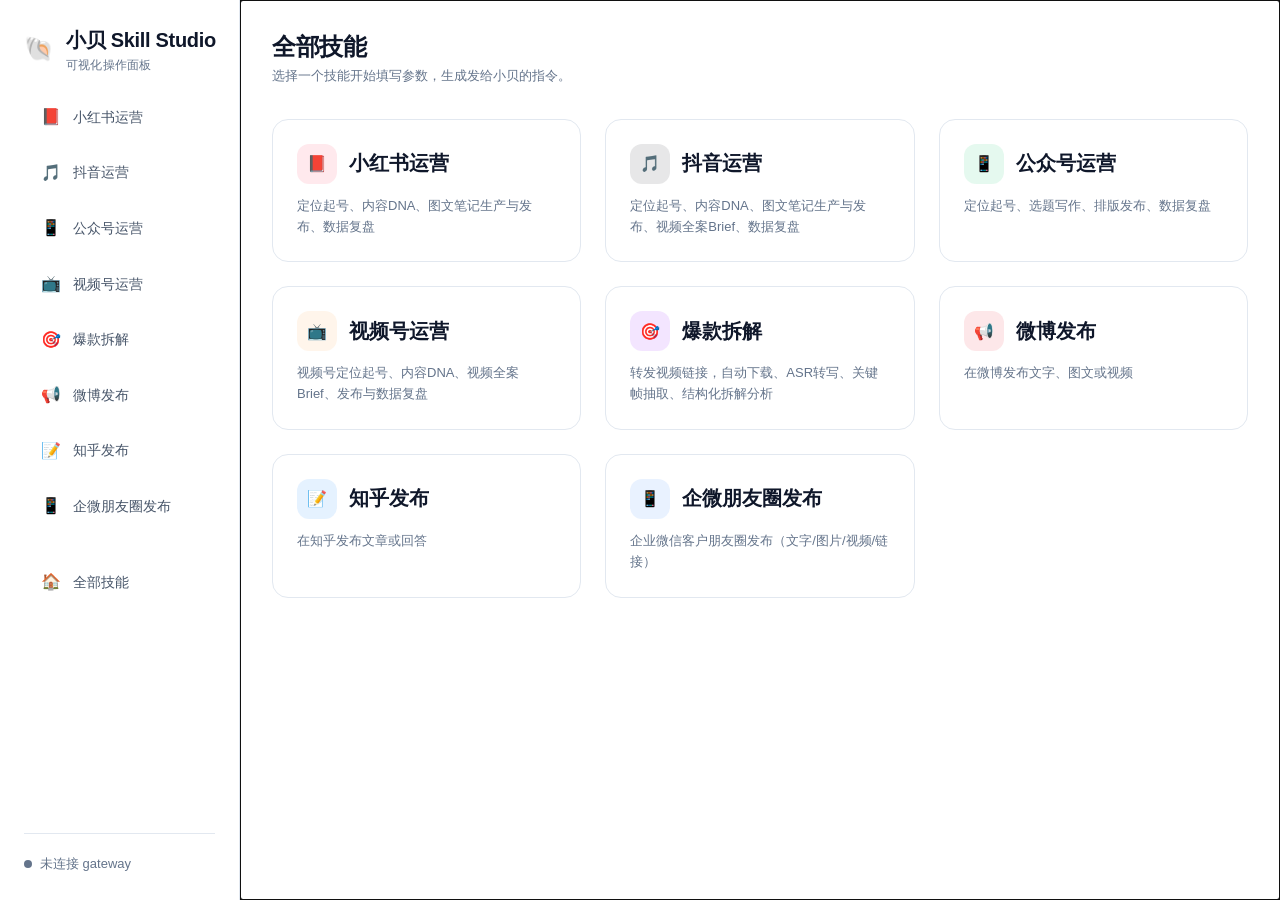
<file: crews/main/skills/index.html>
<!doctype html>
<html lang="zh-CN" data-skill="index">
<head>
<meta charset="utf-8">
<meta name="viewport" content="width=device-width,initial-scale=1">
<title>全部技能 · xiaobei Skill Studio</title>
<link rel="stylesheet" href="_shared/skill-ui.css">
</head>
<body>
<a href="#mainArea" class="skip-link">跳到主内容</a>
<div class="app" id="app">
  <aside class="sidebar" role="navigation" aria-label="技能导航">
    <div class="brand">
      <span class="brand-emoji" aria-hidden="true">🐚</span>
      <div>
        <div class="brand-name">小贝 Skill Studio</div>
        <div class="brand-sub">可视化操作面板</div>
      </div>
    </div>
    <ul class="nav-list" id="navList"></ul>
    <ul class="nav-list">
      <li>
        <a class="nav-item nav-home" id="navHome" href="./index.html">
          <span class="nav-emoji" aria-hidden="true">🏠</span><span class="nav-label">全部技能</span>
        </a>
      </li>
    </ul>
    <div class="sidebar-footer">
      <span class="status-light" id="statusLight" data-status="unconnected">
        <span class="status-dot"></span>
        <span class="status-text">未连接 gateway</span>
      </span>
    </div>
  </aside>

  <main class="main" id="mainArea" tabindex="-1">
    <header class="page-header">
      <div>
        <h1 class="page-title">全部技能</h1>
        <p class="page-desc">选择一个技能开始填写参数，生成发给小贝的指令。</p>
      </div>
    </header>
    <div class="skill-grid">
      <a class="skill-card" href="expert-xhs/index.html" data-skill="expert-xhs">
        <span class="skill-card-head">
          <span class="skill-card-badge" aria-hidden="true">📕</span>
          <span class="skill-card-title">小红书运营</span>
        </span>
        <span class="skill-card-desc">定位起号、内容DNA、图文笔记生产与发布、数据复盘</span>
      </a>
      <a class="skill-card" href="expert-douyin/index.html" data-skill="expert-douyin">
        <span class="skill-card-head">
          <span class="skill-card-badge" aria-hidden="true">🎵</span>
          <span class="skill-card-title">抖音运营</span>
        </span>
        <span class="skill-card-desc">定位起号、内容DNA、图文笔记生产与发布、视频全案Brief、数据复盘</span>
      </a>
      <a class="skill-card" href="expert-wx-mp/index.html" data-skill="expert-wx-mp">
        <span class="skill-card-head">
          <span class="skill-card-badge" aria-hidden="true">📱</span>
          <span class="skill-card-title">公众号运营</span>
        </span>
        <span class="skill-card-desc">定位起号、选题写作、排版发布、数据复盘</span>
      </a>
      <a class="skill-card" href="expert-wx-channel/index.html" data-skill="expert-wx-channel">
        <span class="skill-card-head">
          <span class="skill-card-badge" aria-hidden="true">📺</span>
          <span class="skill-card-title">视频号运营</span>
        </span>
        <span class="skill-card-desc">视频号定位起号、内容DNA、视频全案Brief、发布与数据复盘</span>
      </a>
      <a class="skill-card" href="viral-chaser/index.html" data-skill="viral-chaser">
        <span class="skill-card-head">
          <span class="skill-card-badge" aria-hidden="true">🎯</span>
          <span class="skill-card-title">爆款拆解</span>
        </span>
        <span class="skill-card-desc">转发视频链接，自动下载、ASR转写、关键帧抽取、结构化拆解分析</span>
      </a>
      <a class="skill-card" href="weibo-publish/index.html" data-skill="weibo-publish">
        <span class="skill-card-head">
          <span class="skill-card-badge" aria-hidden="true">📢</span>
          <span class="skill-card-title">微博发布</span>
        </span>
        <span class="skill-card-desc">在微博发布文字、图文或视频</span>
      </a>
      <a class="skill-card" href="zhihu-publish/index.html" data-skill="zhihu-publish">
        <span class="skill-card-head">
          <span class="skill-card-badge" aria-hidden="true">📝</span>
          <span class="skill-card-title">知乎发布</span>
        </span>
        <span class="skill-card-desc">在知乎发布文章或回答</span>
      </a>
      <a class="skill-card" href="wxwork-moments/index.html" data-skill="wxwork-moments">
        <span class="skill-card-head">
          <span class="skill-card-badge" aria-hidden="true">📱</span>
          <span class="skill-card-title">企微朋友圈发布</span>
        </span>
        <span class="skill-card-desc">企业微信客户朋友圈发布（文字/图片/视频/链接）</span>
      </a>
    </div>
  </main>
</div>

<div class="toast" id="toast" role="status" aria-live="polite"></div>
<script src="_shared/skill-ui.js"></script>
<script>
SkillUI.init();
</script>
</body>
</html>
</file>
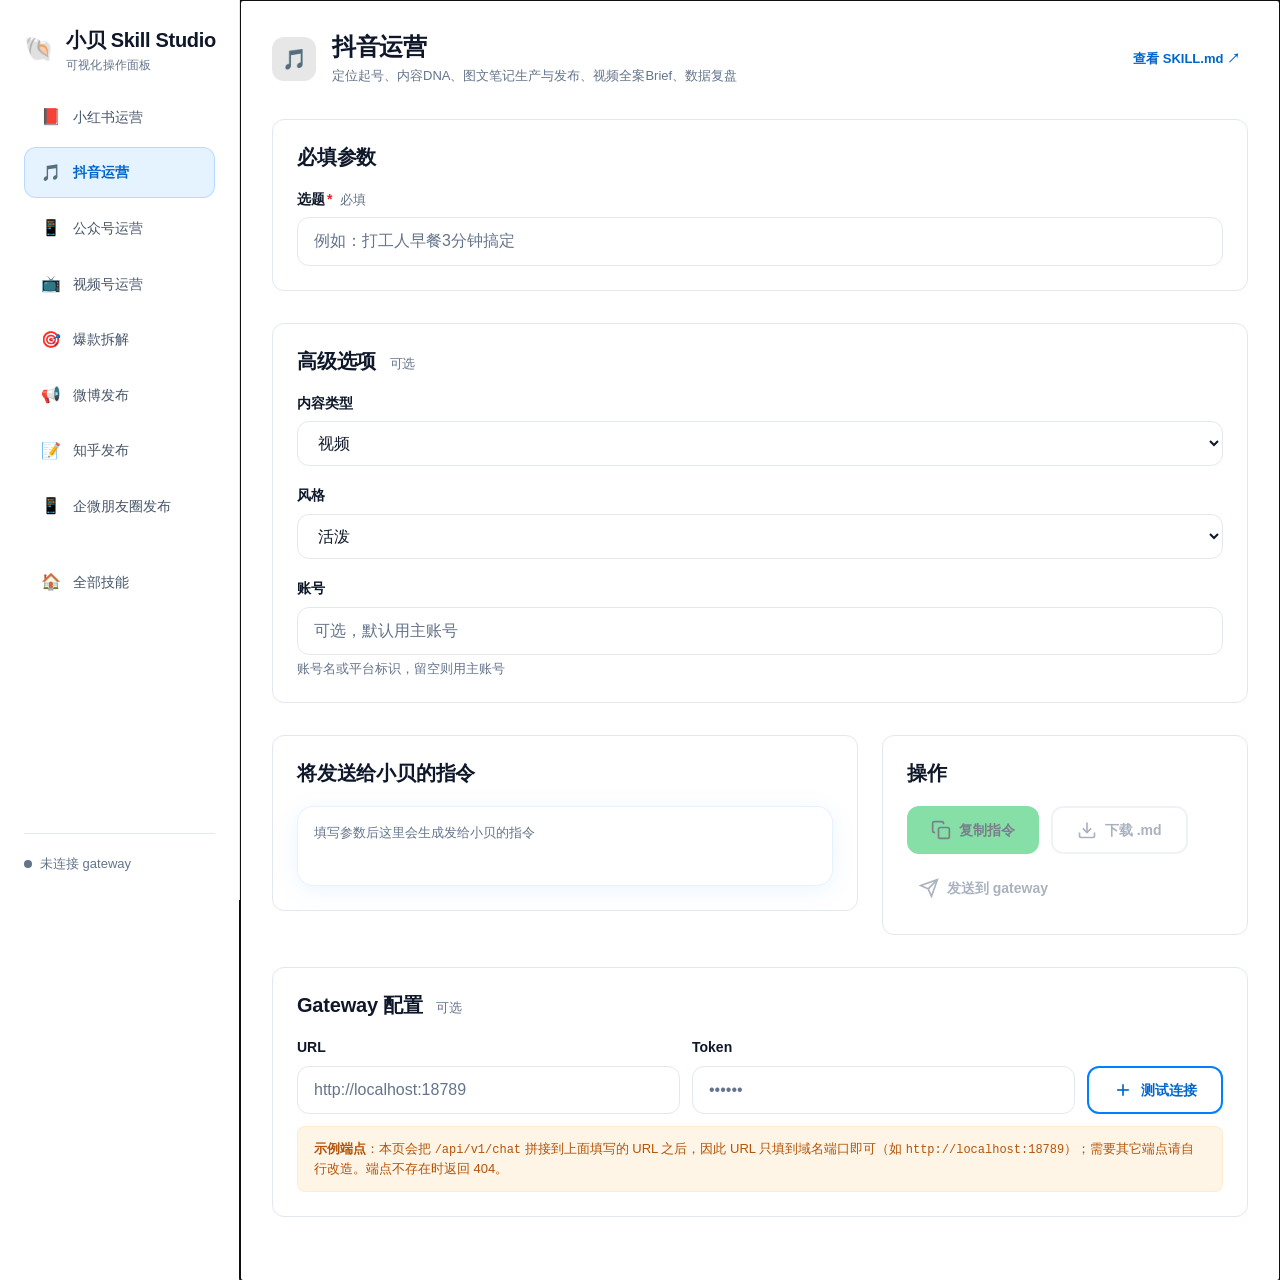
<file: crews/main/skills/expert-douyin/index.html>
<!doctype html>
<html lang="zh-CN" data-skill="expert-douyin">
<head>
<meta charset="utf-8">
<meta name="viewport" content="width=device-width,initial-scale=1">
<title>抖音运营 · xiaobei Skill Studio</title>
<link rel="stylesheet" href="../_shared/skill-ui.css">
</head>
<body>
<a href="#mainArea" class="skip-link">跳到主内容</a>
<div class="app" id="app">
  <aside class="sidebar" role="navigation" aria-label="技能导航">
    <div class="brand">
      <span class="brand-emoji" aria-hidden="true">🐚</span>
      <div>
        <div class="brand-name">小贝 Skill Studio</div>
        <div class="brand-sub">可视化操作面板</div>
      </div>
    </div>
    <ul class="nav-list" id="navList"></ul>
    <ul class="nav-list">
      <li><a class="nav-item nav-home" id="navHome" href="../index.html">
        <span class="nav-emoji" aria-hidden="true">🏠</span><span class="nav-label">全部技能</span>
      </a></li>
    </ul>
    <div class="sidebar-footer">
      <span class="status-light" id="statusLight" data-status="unconnected">
        <span class="status-dot"></span>
        <span class="status-text">未连接 gateway</span>
      </span>
    </div>
  </aside>
  <main class="main" id="mainArea" tabindex="-1"></main>
</div>
<div class="toast" id="toast" role="status" aria-live="polite"></div>
<script src="../_shared/skill-ui.js"></script>
<script>
window.SKILL_META = {
  id:'expert-douyin', emoji:'🎵', name:'抖音运营',
  desc:'定位起号、内容DNA、图文笔记生产与发布、视频全案Brief、数据复盘',
  build:f=>{
    let s=`/expert-douyin 做一条${f.kind==='note'?'图文':'视频'}内容，选题：「${f.topic}」`;
    if(f.style) s+=`，风格：${f.style}`;
    if(f.account) s+=`，账号：${f.account}`;
    return s;
  }
};
window.SKILL_FIELDS = [
  {key:'topic',label:'选题',type:'text',required:true,placeholder:'例如：打工人早餐3分钟搞定'},
  {key:'kind',label:'内容类型',type:'select',options:[{v:'video',l:'视频'},{v:'note',l:'图文'}],default:'video'},
  {key:'style',label:'风格',type:'select',options:[{v:'活泼',l:'活泼'},{v:'专业',l:'专业'}],default:'活泼'},
  {key:'account',label:'账号',type:'text',required:false,placeholder:'可选，默认用主账号',help:'账号名或平台标识，留空则用主账号'}
];
SkillUI.initSkill();
</script>
</body>
</html>
</file>
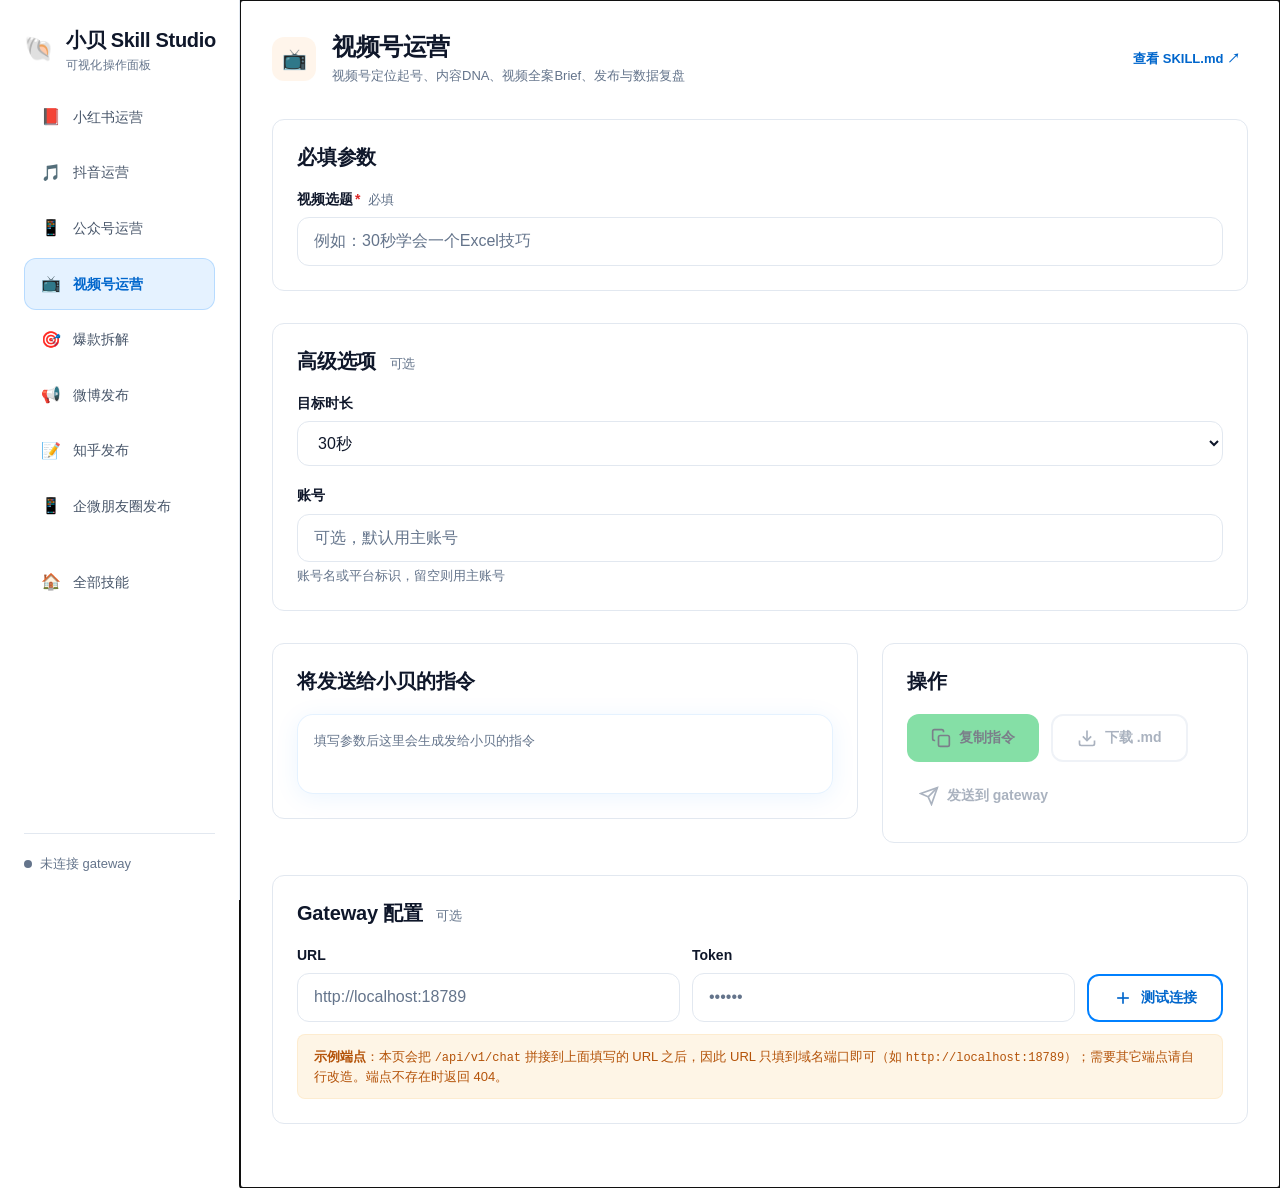
<file: crews/main/skills/expert-wx-channel/index.html>
<!doctype html>
<html lang="zh-CN" data-skill="expert-wx-channel">
<head>
<meta charset="utf-8">
<meta name="viewport" content="width=device-width,initial-scale=1">
<title>视频号运营 · xiaobei Skill Studio</title>
<link rel="stylesheet" href="../_shared/skill-ui.css">
</head>
<body>
<a href="#mainArea" class="skip-link">跳到主内容</a>
<div class="app" id="app">
  <aside class="sidebar" role="navigation" aria-label="技能导航">
    <div class="brand">
      <span class="brand-emoji" aria-hidden="true">🐚</span>
      <div>
        <div class="brand-name">小贝 Skill Studio</div>
        <div class="brand-sub">可视化操作面板</div>
      </div>
    </div>
    <ul class="nav-list" id="navList"></ul>
    <ul class="nav-list">
      <li><a class="nav-item nav-home" id="navHome" href="../index.html">
        <span class="nav-emoji" aria-hidden="true">🏠</span><span class="nav-label">全部技能</span>
      </a></li>
    </ul>
    <div class="sidebar-footer">
      <span class="status-light" id="statusLight" data-status="unconnected">
        <span class="status-dot"></span>
        <span class="status-text">未连接 gateway</span>
      </span>
    </div>
  </aside>
  <main class="main" id="mainArea" tabindex="-1"></main>
</div>
<div class="toast" id="toast" role="status" aria-live="polite"></div>
<script src="../_shared/skill-ui.js"></script>
<script>
window.SKILL_META = {
  id:'expert-wx-channel', emoji:'📺', name:'视频号运营',
  desc:'视频号定位起号、内容DNA、视频全案Brief、发布与数据复盘',
  build:f=>{
    let s=`/expert-wx-channel 做一条视频号内容，选题：「${f.topic}」，目标时长：${f.duration||'30s'}`;
    if(f.account) s+=`，账号：${f.account}`;
    return s;
  }
};
window.SKILL_FIELDS = [
  {key:'topic',label:'视频选题',type:'text',required:true,placeholder:'例如：30秒学会一个Excel技巧'},
  {key:'duration',label:'目标时长',type:'select',options:[{v:'15s',l:'15秒'},{v:'30s',l:'30秒'},{v:'60s',l:'60秒'}],default:'30s'},
  {key:'account',label:'账号',type:'text',required:false,placeholder:'可选，默认用主账号',help:'账号名或平台标识，留空则用主账号'}
];
SkillUI.initSkill();
</script>
</body>
</html>
</file>
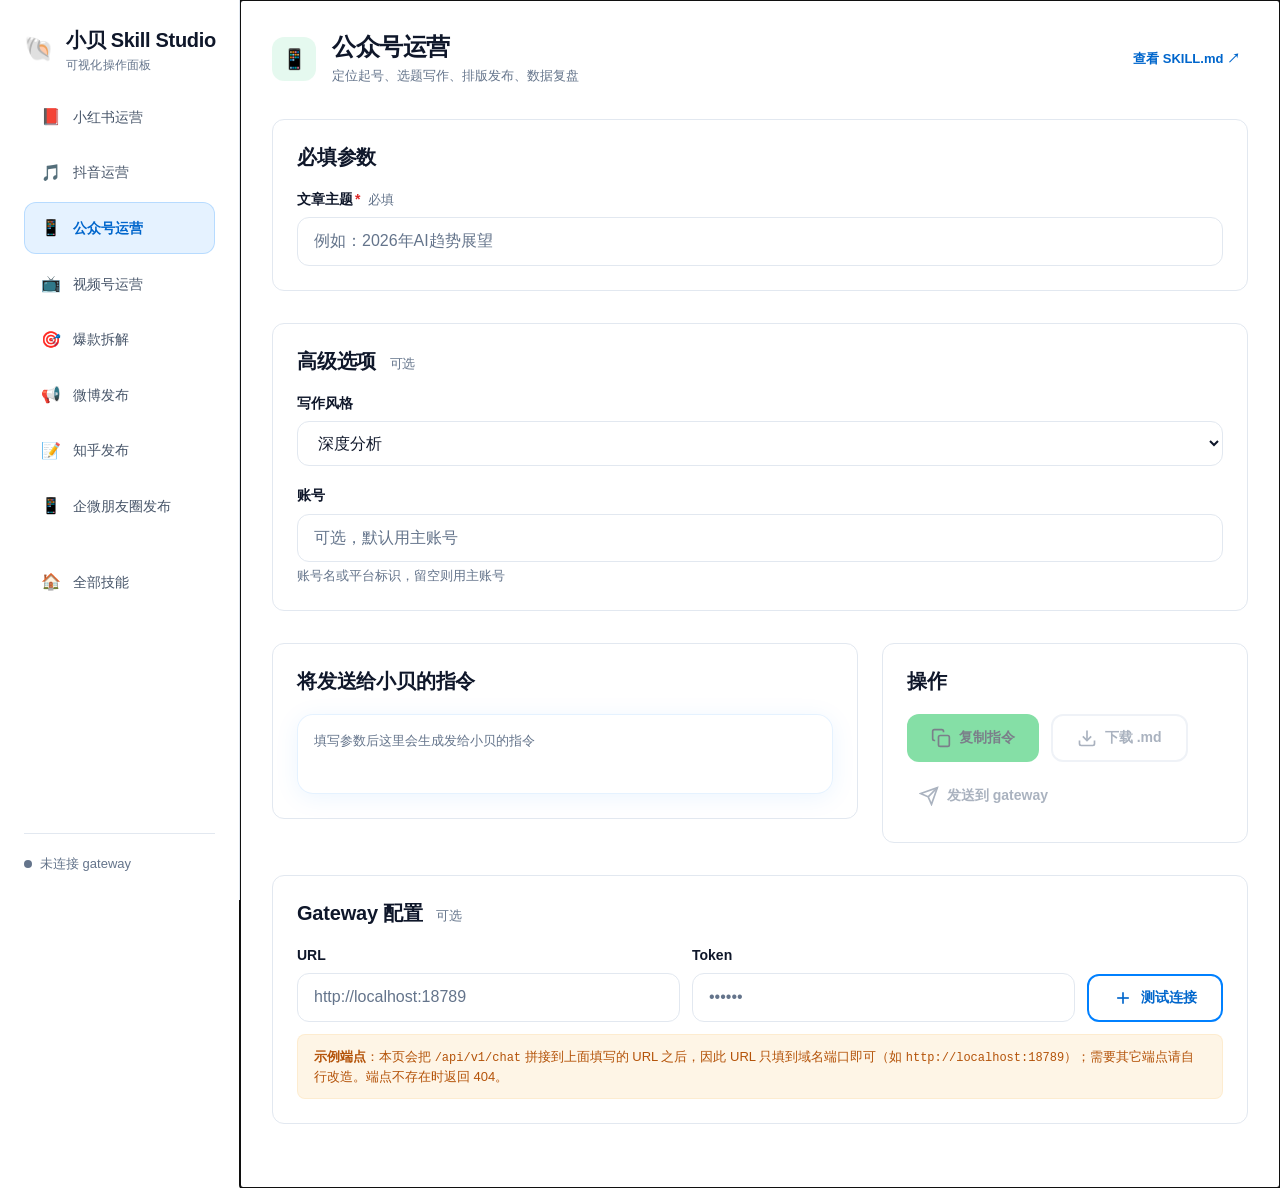
<file: crews/main/skills/expert-wx-mp/index.html>
<!doctype html>
<html lang="zh-CN" data-skill="expert-wx-mp">
<head>
<meta charset="utf-8">
<meta name="viewport" content="width=device-width,initial-scale=1">
<title>公众号运营 · xiaobei Skill Studio</title>
<link rel="stylesheet" href="../_shared/skill-ui.css">
</head>
<body>
<a href="#mainArea" class="skip-link">跳到主内容</a>
<div class="app" id="app">
  <aside class="sidebar" role="navigation" aria-label="技能导航">
    <div class="brand">
      <span class="brand-emoji" aria-hidden="true">🐚</span>
      <div>
        <div class="brand-name">小贝 Skill Studio</div>
        <div class="brand-sub">可视化操作面板</div>
      </div>
    </div>
    <ul class="nav-list" id="navList"></ul>
    <ul class="nav-list">
      <li><a class="nav-item nav-home" id="navHome" href="../index.html">
        <span class="nav-emoji" aria-hidden="true">🏠</span><span class="nav-label">全部技能</span>
      </a></li>
    </ul>
    <div class="sidebar-footer">
      <span class="status-light" id="statusLight" data-status="unconnected">
        <span class="status-dot"></span>
        <span class="status-text">未连接 gateway</span>
      </span>
    </div>
  </aside>
  <main class="main" id="mainArea" tabindex="-1"></main>
</div>
<div class="toast" id="toast" role="status" aria-live="polite"></div>
<script src="../_shared/skill-ui.js"></script>
<script>
window.SKILL_META = {
  id:'expert-wx-mp', emoji:'📱', name:'公众号运营',
  desc:'定位起号、选题写作、排版发布、数据复盘',
  build:f=>{
    let s=`/expert-wx-mp 写一篇公众号文章，主题：「${f.topic}」，风格：${f.style||'深度'}`;
    if(f.account) s+=`，账号：${f.account}`;
    return s;
  }
};
window.SKILL_FIELDS = [
  {key:'topic',label:'文章主题',type:'text',required:true,placeholder:'例如：2026年AI趋势展望'},
  {key:'style',label:'写作风格',type:'select',options:[{v:'深度',l:'深度分析'},{v:'速览',l:'快速速览'},{v:'故事',l:'故事叙述'}],default:'深度'},
  {key:'account',label:'账号',type:'text',required:false,placeholder:'可选，默认用主账号',help:'账号名或平台标识，留空则用主账号'}
];
SkillUI.initSkill();
</script>
</body>
</html>
</file>
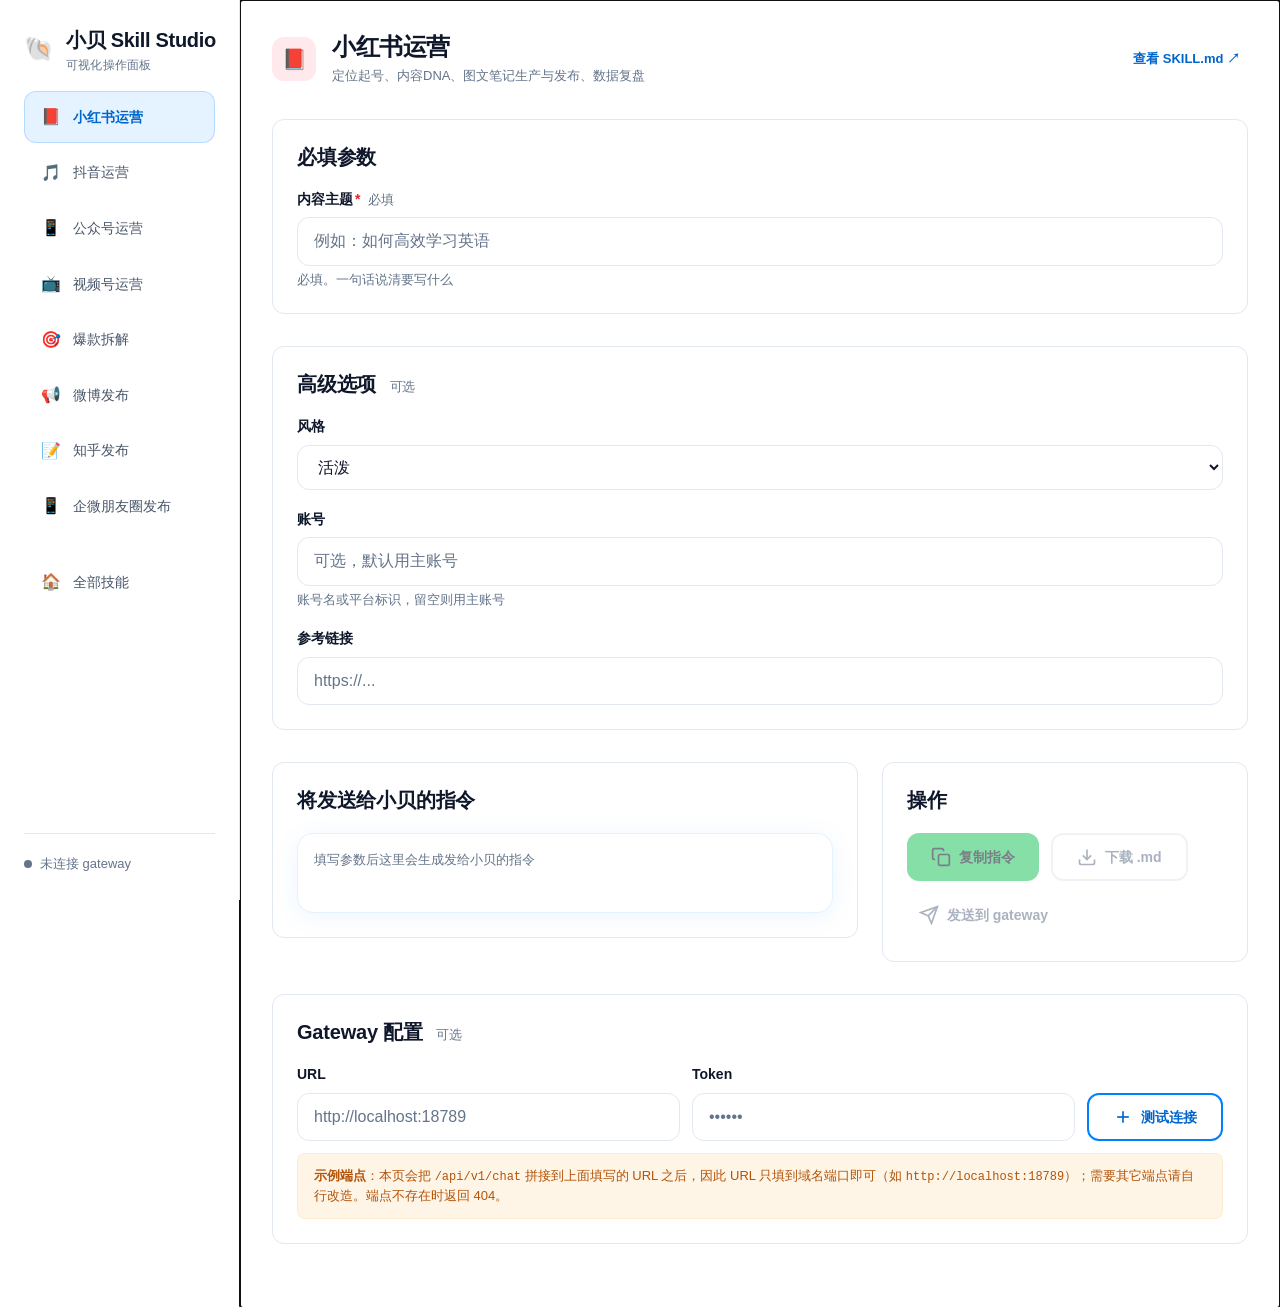
<file: crews/main/skills/expert-xhs/index.html>
<!doctype html>
<html lang="zh-CN" data-skill="expert-xhs">
<head>
<meta charset="utf-8">
<meta name="viewport" content="width=device-width,initial-scale=1">
<title>小红书运营 · xiaobei Skill Studio</title>
<link rel="stylesheet" href="../_shared/skill-ui.css">
</head>
<body>
<a href="#mainArea" class="skip-link">跳到主内容</a>
<div class="app" id="app">
  <aside class="sidebar" role="navigation" aria-label="技能导航">
    <div class="brand">
      <span class="brand-emoji" aria-hidden="true">🐚</span>
      <div>
        <div class="brand-name">小贝 Skill Studio</div>
        <div class="brand-sub">可视化操作面板</div>
      </div>
    </div>
    <ul class="nav-list" id="navList"></ul>
    <ul class="nav-list">
      <li><a class="nav-item nav-home" id="navHome" href="../index.html">
        <span class="nav-emoji" aria-hidden="true">🏠</span><span class="nav-label">全部技能</span>
      </a></li>
    </ul>
    <div class="sidebar-footer">
      <span class="status-light" id="statusLight" data-status="unconnected">
        <span class="status-dot"></span>
        <span class="status-text">未连接 gateway</span>
      </span>
    </div>
  </aside>
  <main class="main" id="mainArea" tabindex="-1"></main>
</div>
<div class="toast" id="toast" role="status" aria-live="polite"></div>
<script src="../_shared/skill-ui.js"></script>
<script>
window.SKILL_META = {
  id:'expert-xhs', emoji:'📕', name:'小红书运营',
  desc:'定位起号、内容DNA、图文笔记生产与发布、数据复盘',
  build:f=>{
    let s='/expert-xhs ';
    if(f.account) s+=`用「${f.account}」 `;
    s+=`以「${f.style||'活泼'}」风格写一篇小红书，主题：「${f.topic}」`;
    if(f.reference) s+=`；参考：${f.reference}`;
    return s;
  }
};
window.SKILL_FIELDS = [
  {key:'topic',label:'内容主题',type:'text',required:true,placeholder:'例如：如何高效学习英语',help:'必填。一句话说清要写什么'},
  {key:'style',label:'风格',type:'select',options:[{v:'活泼',l:'活泼'},{v:'专业',l:'专业'},{v:'搞笑',l:'搞笑'}],default:'活泼'},
  {key:'account',label:'账号',type:'text',required:false,placeholder:'可选，默认用主账号',help:'账号名或平台标识，留空则用主账号'},
  {key:'reference',label:'参考链接',type:'url',required:false,placeholder:'https://...'}
];
SkillUI.initSkill();
</script>
</body>
</html>
</file>
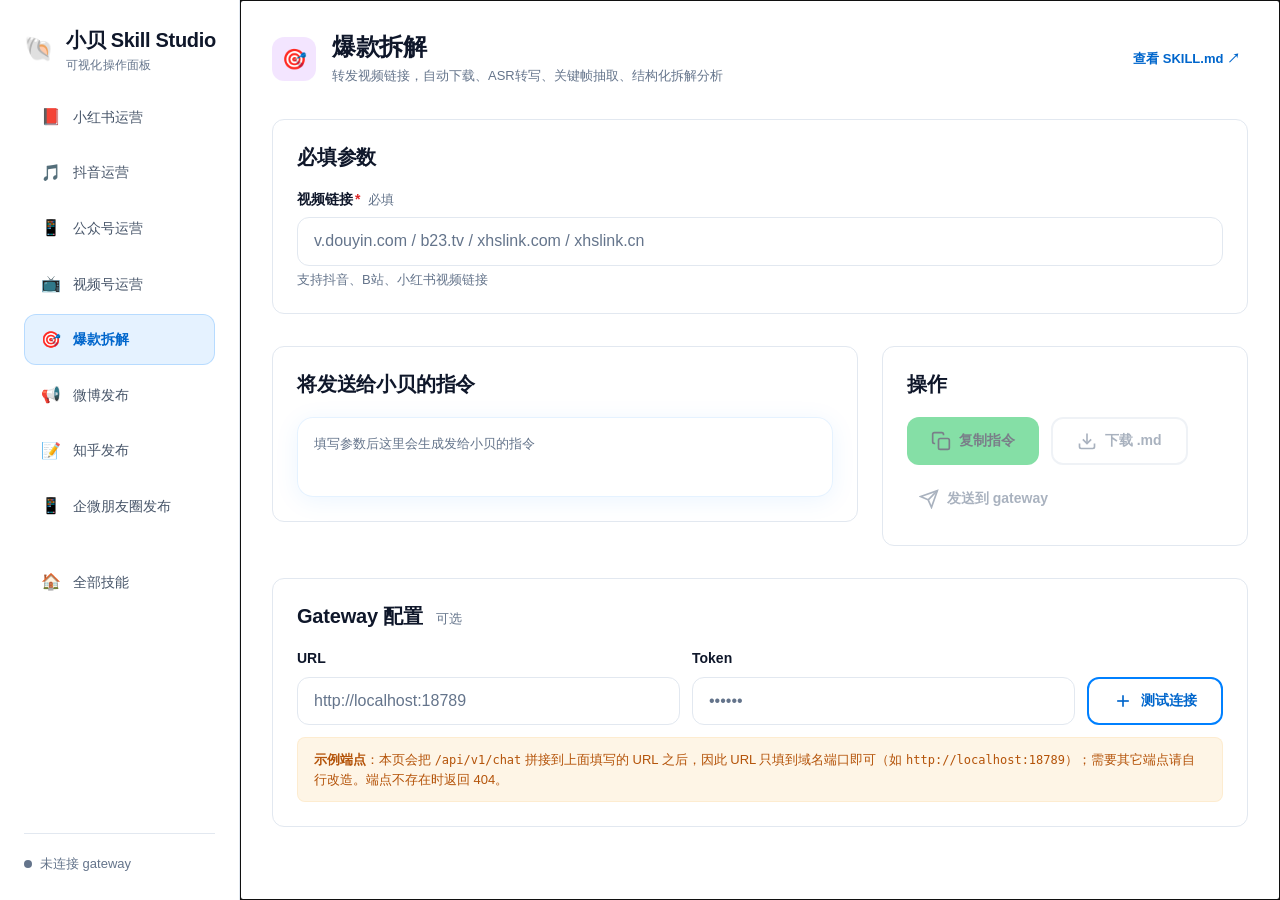
<file: crews/main/skills/viral-chaser/index.html>
<!doctype html>
<html lang="zh-CN" data-skill="viral-chaser">
<head>
<meta charset="utf-8">
<meta name="viewport" content="width=device-width,initial-scale=1">
<title>爆款拆解 · xiaobei Skill Studio</title>
<link rel="stylesheet" href="../_shared/skill-ui.css">
</head>
<body>
<a href="#mainArea" class="skip-link">跳到主内容</a>
<div class="app" id="app">
  <aside class="sidebar" role="navigation" aria-label="技能导航">
    <div class="brand">
      <span class="brand-emoji" aria-hidden="true">🐚</span>
      <div>
        <div class="brand-name">小贝 Skill Studio</div>
        <div class="brand-sub">可视化操作面板</div>
      </div>
    </div>
    <ul class="nav-list" id="navList"></ul>
    <ul class="nav-list">
      <li><a class="nav-item nav-home" id="navHome" href="../index.html">
        <span class="nav-emoji" aria-hidden="true">🏠</span><span class="nav-label">全部技能</span>
      </a></li>
    </ul>
    <div class="sidebar-footer">
      <span class="status-light" id="statusLight" data-status="unconnected">
        <span class="status-dot"></span>
        <span class="status-text">未连接 gateway</span>
      </span>
    </div>
  </aside>
  <main class="main" id="mainArea" tabindex="-1"></main>
</div>
<div class="toast" id="toast" role="status" aria-live="polite"></div>
<script src="../_shared/skill-ui.js"></script>
<script>
window.SKILL_META = {
  id:'viral-chaser', emoji:'🎯', name:'爆款拆解',
  desc:'转发视频链接，自动下载、ASR转写、关键帧抽取、结构化拆解分析',
  build:f=>{
    return `/viral-chaser 拆解这个视频：${f.url}`;
  }
};
window.SKILL_FIELDS = [
  {key:'url',label:'视频链接',type:'url',required:true,placeholder:'v.douyin.com / b23.tv / xhslink.com / xhslink.cn',
   help:'支持抖音、B站、小红书视频链接'}
];
SkillUI.initSkill();
</script>
</body>
</html>
</file>
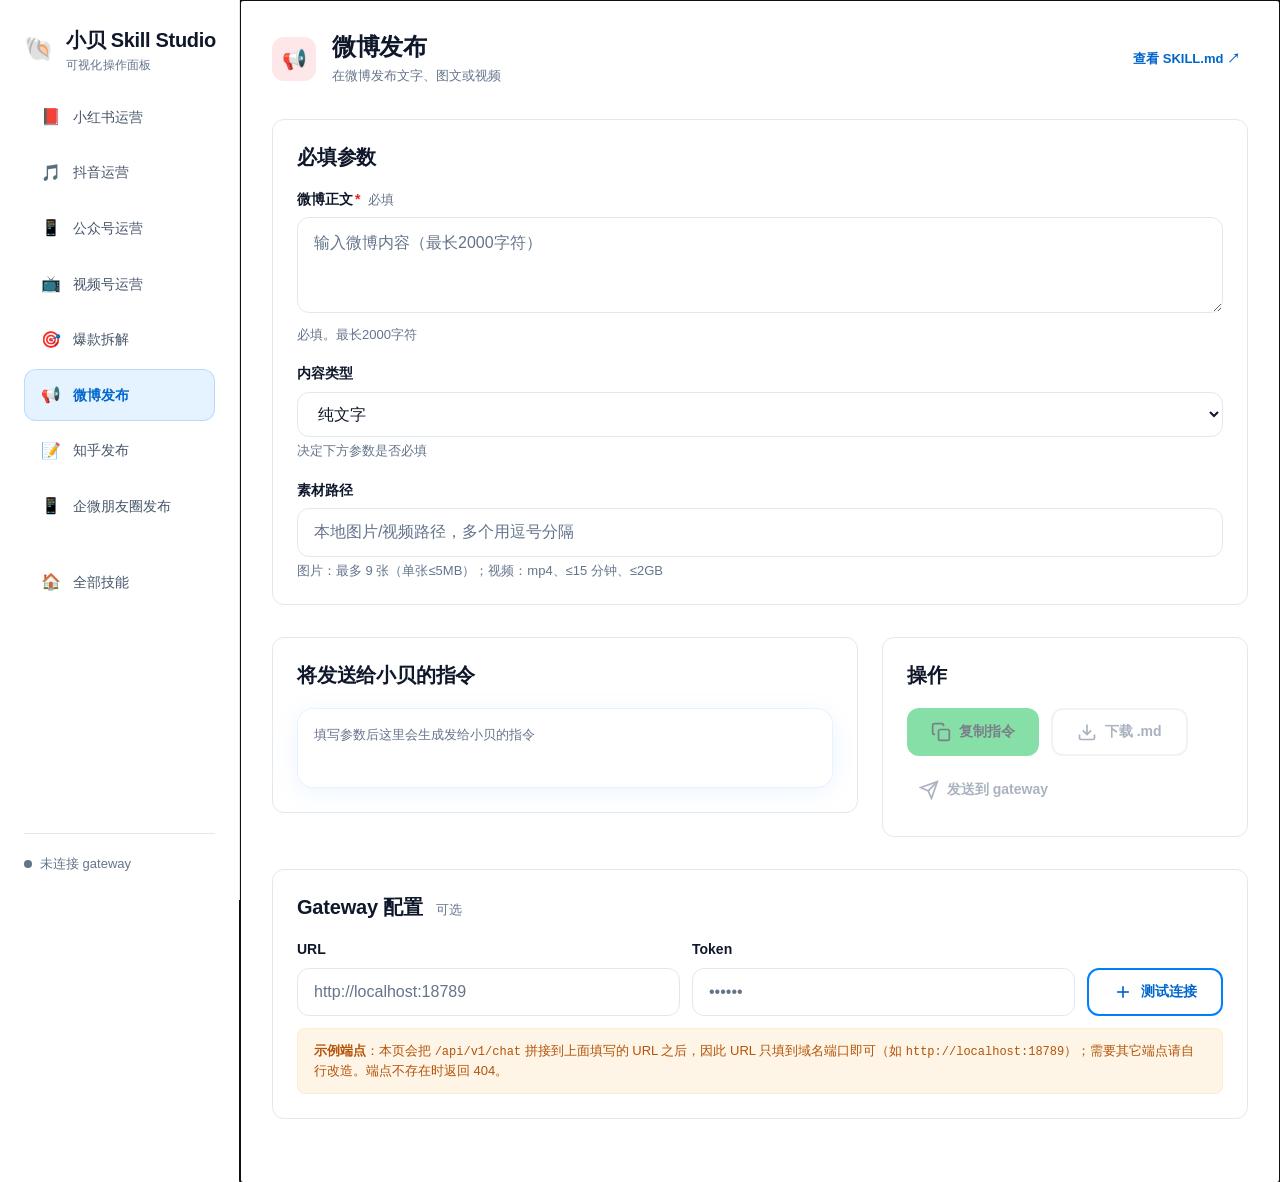
<file: crews/main/skills/weibo-publish/index.html>
<!doctype html>
<html lang="zh-CN" data-skill="weibo-publish">
<head>
<meta charset="utf-8">
<meta name="viewport" content="width=device-width,initial-scale=1">
<title>微博发布 · xiaobei Skill Studio</title>
<link rel="stylesheet" href="../_shared/skill-ui.css">
</head>
<body>
<a href="#mainArea" class="skip-link">跳到主内容</a>
<div class="app" id="app">
  <aside class="sidebar" role="navigation" aria-label="技能导航">
    <div class="brand">
      <span class="brand-emoji" aria-hidden="true">🐚</span>
      <div>
        <div class="brand-name">小贝 Skill Studio</div>
        <div class="brand-sub">可视化操作面板</div>
      </div>
    </div>
    <ul class="nav-list" id="navList"></ul>
    <ul class="nav-list">
      <li><a class="nav-item nav-home" id="navHome" href="../index.html">
        <span class="nav-emoji" aria-hidden="true">🏠</span><span class="nav-label">全部技能</span>
      </a></li>
    </ul>
    <div class="sidebar-footer">
      <span class="status-light" id="statusLight" data-status="unconnected">
        <span class="status-dot"></span>
        <span class="status-text">未连接 gateway</span>
      </span>
    </div>
  </aside>
  <main class="main" id="mainArea" tabindex="-1"></main>
</div>
<div class="toast" id="toast" role="status" aria-live="polite"></div>
<script src="../_shared/skill-ui.js"></script>
<script>
window.SKILL_META = {
  id:'weibo-publish', emoji:'📢', name:'微博发布',
  desc:'在微博发布文字、图文或视频',
  build:f=>{
    let s=`/weibo-publish 发${f.type==='image'?'图文':f.type==='video'?'视频':''}微博：「${f.content}」`;
    if(f.material) s+=`，素材：${f.material}`;
    return s;
  }
};
window.SKILL_FIELDS = [
  {key:'content',label:'微博正文',type:'textarea',required:true,placeholder:'输入微博内容（最长2000字符）',
   help:'必填。最长2000字符'},
  {key:'type',label:'内容类型',type:'select',options:[{v:'text',l:'纯文字'},{v:'image',l:'图文'},{v:'video',l:'视频'}],default:'text',driver:true,help:'决定下方参数是否必填'},
  {key:'material',label:'素材路径',type:'text',requiredIf:function(f){return f.type!=='text';},
   placeholder:'本地图片/视频路径，多个用逗号分隔',help:'图片：最多 9 张（单张≤5MB）；视频：mp4、≤15 分钟、≤2GB'}
];
SkillUI.initSkill();
</script>
</body>
</html>
</file>
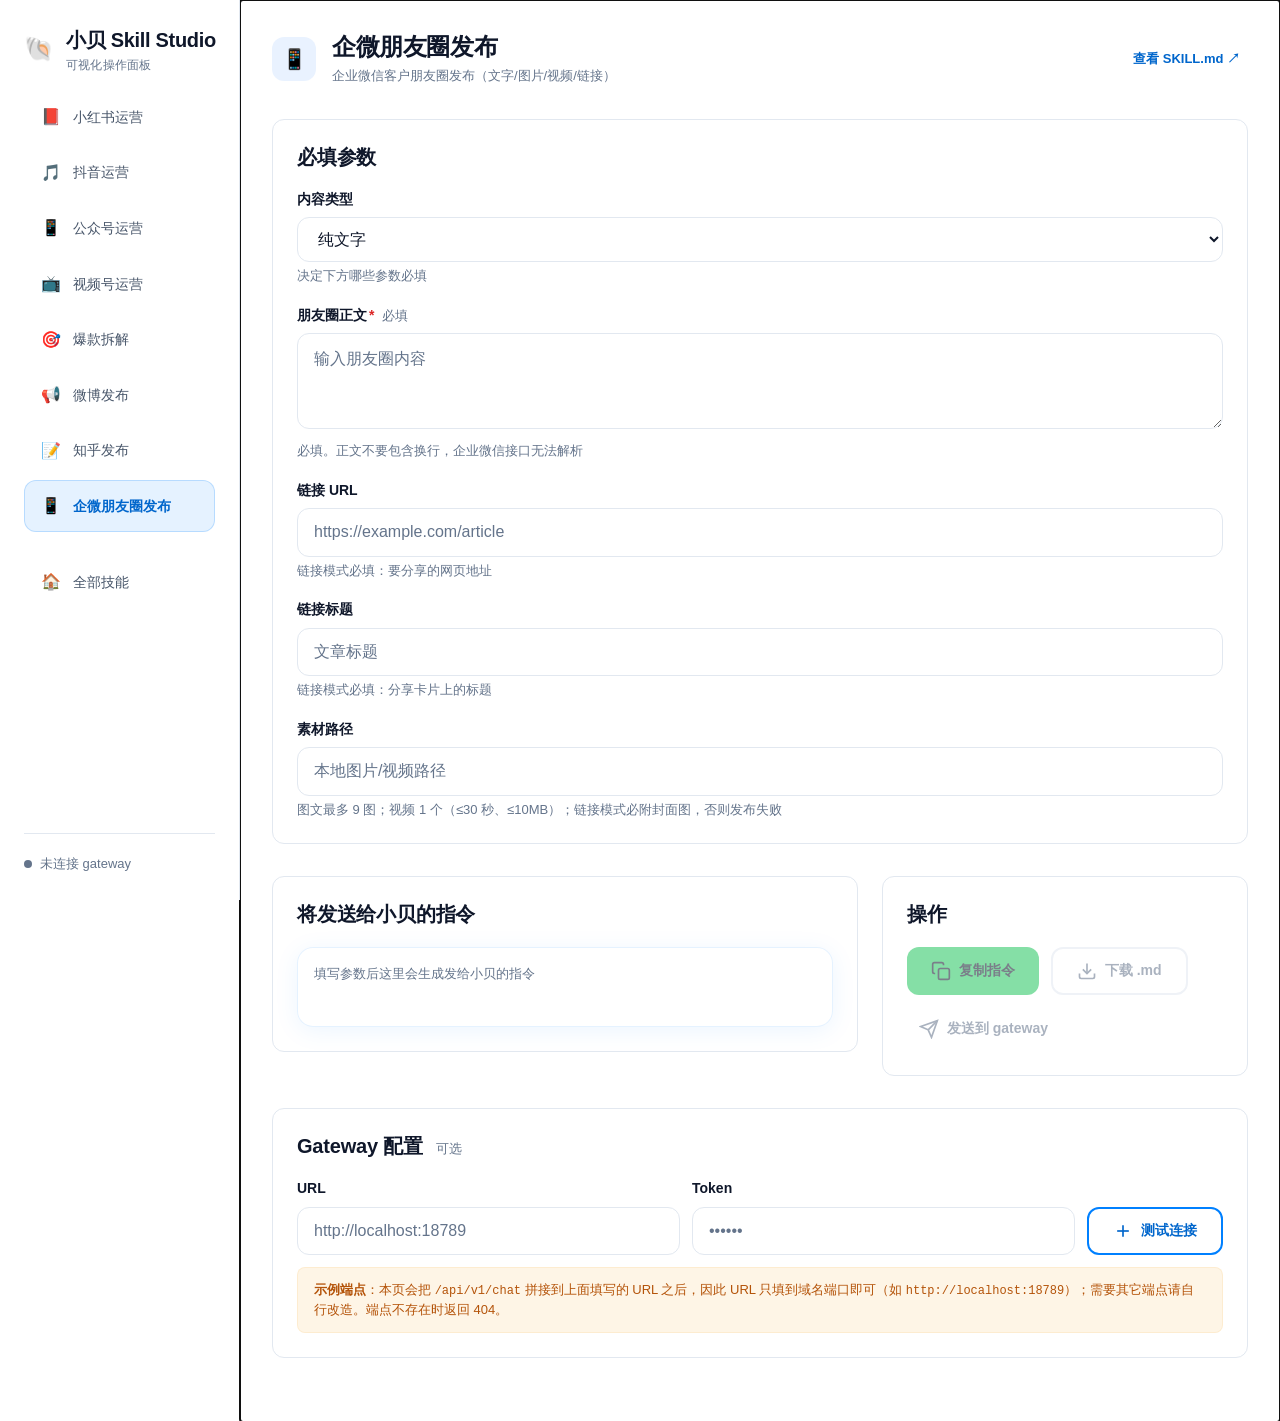
<file: crews/main/skills/wxwork-moments/index.html>
<!doctype html>
<html lang="zh-CN" data-skill="wxwork-moments">
<head>
<meta charset="utf-8">
<meta name="viewport" content="width=device-width,initial-scale=1">
<title>企微朋友圈发布 · xiaobei Skill Studio</title>
<link rel="stylesheet" href="../_shared/skill-ui.css">
</head>
<body>
<a href="#mainArea" class="skip-link">跳到主内容</a>
<div class="app" id="app">
  <aside class="sidebar" role="navigation" aria-label="技能导航">
    <div class="brand">
      <span class="brand-emoji" aria-hidden="true">🐚</span>
      <div>
        <div class="brand-name">小贝 Skill Studio</div>
        <div class="brand-sub">可视化操作面板</div>
      </div>
    </div>
    <ul class="nav-list" id="navList"></ul>
    <ul class="nav-list">
      <li><a class="nav-item nav-home" id="navHome" href="../index.html">
        <span class="nav-emoji" aria-hidden="true">🏠</span><span class="nav-label">全部技能</span>
      </a></li>
    </ul>
    <div class="sidebar-footer">
      <span class="status-light" id="statusLight" data-status="unconnected">
        <span class="status-dot"></span>
        <span class="status-text">未连接 gateway</span>
      </span>
    </div>
  </aside>
  <main class="main" id="mainArea" tabindex="-1"></main>
</div>
<div class="toast" id="toast" role="status" aria-live="polite"></div>
<script src="../_shared/skill-ui.js"></script>
<script>
window.SKILL_META = {
  id:'wxwork-moments', emoji:'📱', name:'企微朋友圈发布',
  desc:'企业微信客户朋友圈发布（文字/图片/视频/链接）',
  build:f=>{
    if(f.type==='link'){
      let s=`/wxwork-moments 发链接朋友圈：链接 ${f.linkUrl}，标题「${f.linkTitle}」，正文：「${f.content}」`;
      if(f.material) s+=`，封面：${f.material}`;
      return s;
    }
    let s=`/wxwork-moments 发${f.type==='image'?'图文':f.type==='video'?'视频':''}朋友圈：「${f.content}」`;
    if(f.material) s+=`，素材：${f.material}`;
    return s;
  }
};
window.SKILL_FIELDS = [
  {key:'type',label:'内容类型',type:'select',options:[{v:'text',l:'纯文字'},{v:'image',l:'图文'},{v:'video',l:'视频'},{v:'link',l:'链接'}],default:'text',driver:true,
   help:'决定下方哪些参数必填'},
  {key:'content',label:'朋友圈正文',type:'textarea',required:true,placeholder:'输入朋友圈内容',
   help:'必填。正文不要包含换行，企业微信接口无法解析'},
  {key:'linkUrl',label:'链接 URL',type:'url',requiredIf:function(f){return f.type==='link';},
   placeholder:'https://example.com/article',help:'链接模式必填：要分享的网页地址'},
  {key:'linkTitle',label:'链接标题',type:'text',requiredIf:function(f){return f.type==='link';},
   placeholder:'文章标题',help:'链接模式必填：分享卡片上的标题'},
  {key:'material',label:'素材路径',type:'text',requiredIf:function(f){return f.type==='image'||f.type==='video'||f.type==='link';},
   placeholder:'本地图片/视频路径',help:'图文最多 9 图；视频 1 个（≤30 秒、≤10MB）；链接模式必附封面图，否则发布失败'}
];
SkillUI.initSkill();
</script>
</body>
</html>
</file>
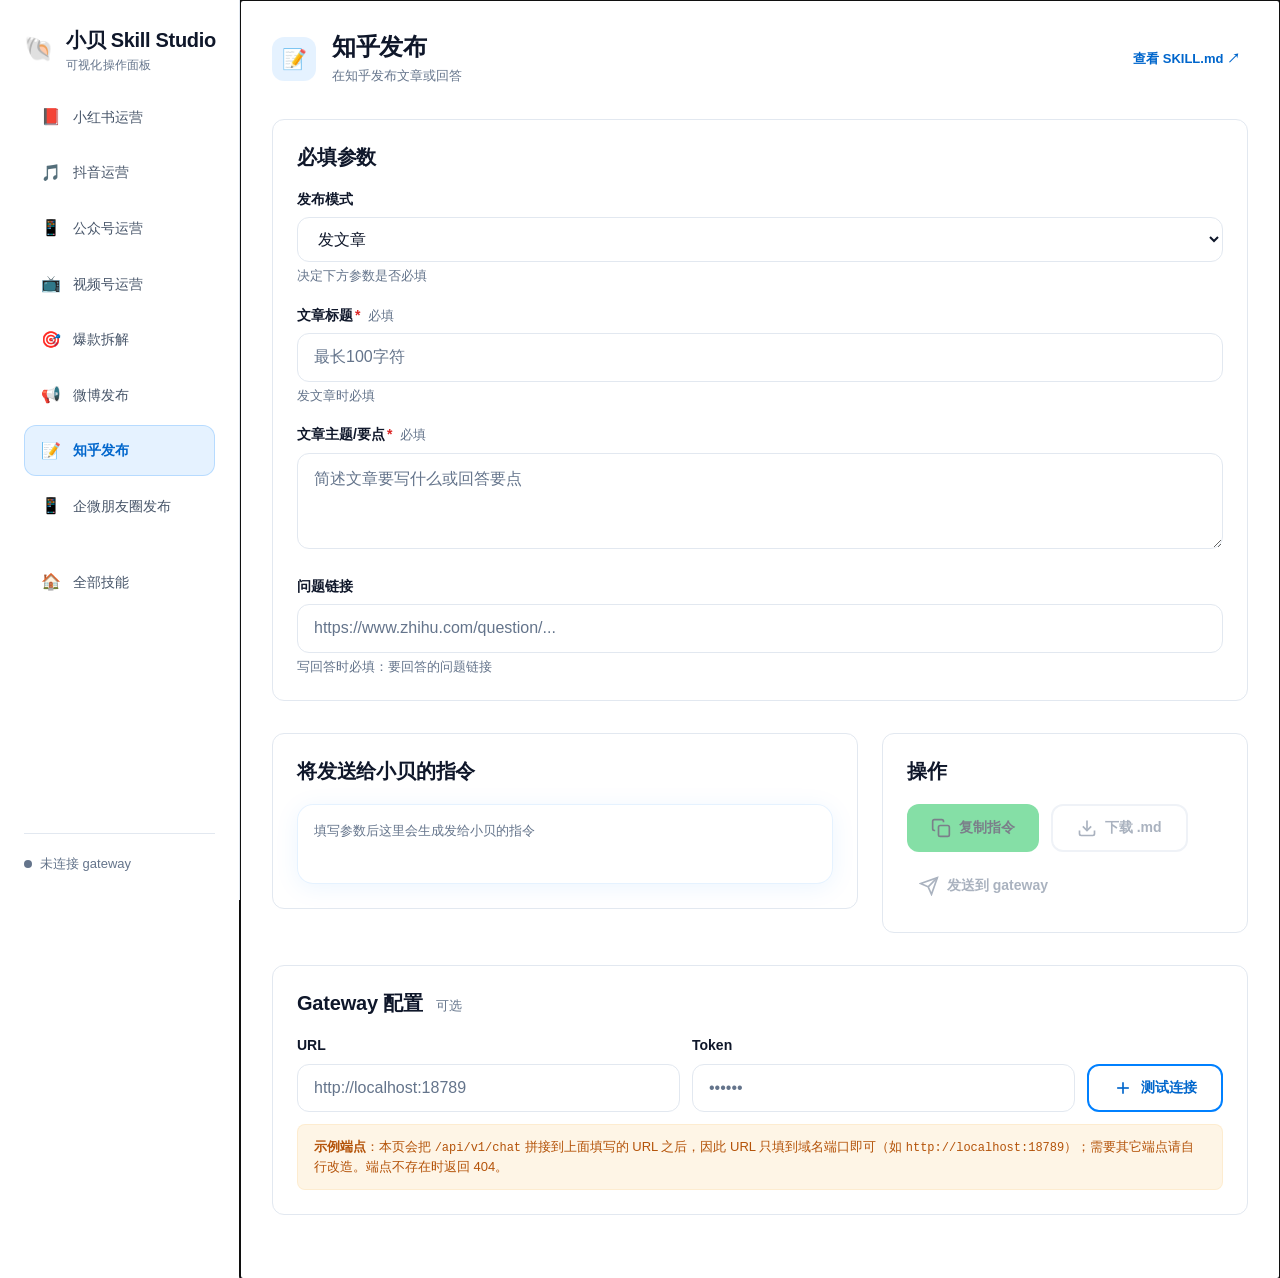
<file: crews/main/skills/zhihu-publish/index.html>
<!doctype html>
<html lang="zh-CN" data-skill="zhihu-publish">
<head>
<meta charset="utf-8">
<meta name="viewport" content="width=device-width,initial-scale=1">
<title>知乎发布 · xiaobei Skill Studio</title>
<link rel="stylesheet" href="../_shared/skill-ui.css">
</head>
<body>
<a href="#mainArea" class="skip-link">跳到主内容</a>
<div class="app" id="app">
  <aside class="sidebar" role="navigation" aria-label="技能导航">
    <div class="brand">
      <span class="brand-emoji" aria-hidden="true">🐚</span>
      <div>
        <div class="brand-name">小贝 Skill Studio</div>
        <div class="brand-sub">可视化操作面板</div>
      </div>
    </div>
    <ul class="nav-list" id="navList"></ul>
    <ul class="nav-list">
      <li><a class="nav-item nav-home" id="navHome" href="../index.html">
        <span class="nav-emoji" aria-hidden="true">🏠</span><span class="nav-label">全部技能</span>
      </a></li>
    </ul>
    <div class="sidebar-footer">
      <span class="status-light" id="statusLight" data-status="unconnected">
        <span class="status-dot"></span>
        <span class="status-text">未连接 gateway</span>
      </span>
    </div>
  </aside>
  <main class="main" id="mainArea" tabindex="-1"></main>
</div>
<div class="toast" id="toast" role="status" aria-live="polite"></div>
<script src="../_shared/skill-ui.js"></script>
<script>
window.SKILL_META = {
  id:'zhihu-publish', emoji:'📝', name:'知乎发布',
  desc:'在知乎发布文章或回答',
  build:f=>{
    if(f.mode==='answer'){
      return `/zhihu-publish 写回答，问题：${f.questionUrl||'（请填写问题链接）'}，要点：${f.topic}`;
    }
    return `/zhihu-publish 发文章，标题：「${f.title}」，主题：${f.topic}`;
  }
};
window.SKILL_FIELDS = [
  {key:'mode',label:'发布模式',type:'select',options:[{v:'article',l:'发文章'},{v:'answer',l:'写回答'}],default:'article',driver:true,help:'决定下方参数是否必填'},
  {key:'title',label:'文章标题',type:'text',requiredIf:function(f){return f.mode!=='answer';},placeholder:'最长100字符',help:'发文章时必填'},
  {key:'topic',label:'文章主题/要点',type:'textarea',required:true,placeholder:'简述文章要写什么或回答要点'},
  {key:'questionUrl',label:'问题链接',type:'url',requiredIf:function(f){return f.mode==='answer';},placeholder:'https://www.zhihu.com/question/...',help:'写回答时必填：要回答的问题链接'}
];
SkillUI.initSkill();
</script>
</body>
</html>
</file>
<file: crews/main/skills/_shared/skill-ui.css>
/* ============================================================
   xiaobei Skill Studio · 视觉 token（来自 FOUNDATIONS.md）
   职责：蓝=信息/选中  紫=对照  绿=行动/成功
   ============================================================ */
:root{
  --color-primary:#0080FF; --color-primary-dark:#0066CC;
  --color-secondary:#8B00FF; --color-cta:#22C55E; --color-cta-active:#16A34A;
  --color-ink:#0F172A; --color-body:#475569; --color-muted:#64748B;
  --color-canvas:#FFFFFF; --color-surface-soft:#F8FAFC; --color-hairline:#E2E8F0;
  --color-success:#22C55E; --color-warning:#F59E0B; --color-error:#EF4444;
  --color-link:#0066CC; --color-success-text:#15803D; --color-warning-text:#B45309; --color-danger-text:#DC2626;
  --tint-success:rgba(34,197,94,.10); --tint-warning:rgba(245,158,11,.10);
  --tint-error:rgba(239,68,68,.10); --tint-info:rgba(0,128,255,.10);
  --tint-selected-line:rgba(0,128,255,.20); --tint-ring:rgba(0,128,255,.25);
  --tint-card-hover-line:rgba(0,128,255,.30);
  --glass-bg:rgba(255,255,255,.80); --glass-bg-fallback:#FFFFFF;
  --glass-border:1px solid rgba(0,128,255,.10); --glass-shadow:0 4px 24px rgba(0,128,255,.08);
  --focus-ring:3px solid var(--color-primary); --focus-offset:2px;

  --fs-xs:12px; --fs-sm:13px; --fs-base:14px; --fs-md:16px; --fs-lg:20px; --fs-xl:24px; --fs-2xl:30px;
  --lh-tight:1.25; --lh-ui:1.4; --lh-body:1.6; --lh-code:1.7;
  --fw-regular:400; --fw-medium:500; --fw-semibold:600; --fw-bold:700;

  --space-1:4px; --space-2:8px; --space-3:12px; --space-4:16px; --space-5:20px; --space-6:24px;
  --space-8:32px; --space-10:40px; --space-12:48px; --space-16:64px;

  --radius-sm:8px; --radius-md:12px; --radius-lg:16px; --radius-pill:9999px;

  --sidebar-w:240px; --max-w:1120px;
}

/* skill accent（仅徽标与身份条） */
[data-skill="expert-xhs"]{--skill-accent:#FF2E4D;--skill-tint:rgba(255,46,77,.10)}
[data-skill="expert-douyin"]{--skill-accent:#161823;--skill-tint:rgba(22,24,35,.10)}
[data-skill="expert-wx-mp"]{--skill-accent:#07C160;--skill-tint:rgba(7,193,96,.10)}
[data-skill="expert-wx-channel"]{--skill-accent:#FA9D3B;--skill-tint:rgba(250,157,59,.10)}
[data-skill="viral-chaser"]{--skill-accent:#8B00FF;--skill-tint:rgba(139,0,255,.10)}
[data-skill="weibo-publish"]{--skill-accent:#E6162D;--skill-tint:rgba(230,22,45,.10)}
[data-skill="zhihu-publish"]{--skill-accent:#0084FF;--skill-tint:rgba(0,132,255,.10)}
[data-skill="wxwork-moments"]{--skill-accent:#2E7DFF;--skill-tint:rgba(46,125,255,.10)}
[data-skill="index"]{--skill-accent:#0080FF;--skill-tint:rgba(0,128,255,.10)}

*,*::before,*::after{box-sizing:border-box;margin:0;padding:0}
html{font-size:16px}
body{
  font-family:-apple-system,BlinkMacSystemFont,"Segoe UI","PingFang SC","Hiragino Sans GB","Microsoft YaHei",sans-serif;
  font-size:var(--fs-md); line-height:var(--lh-body); color:var(--color-body);
  background:var(--color-canvas); -webkit-font-smoothing:antialiased;
}
a{color:var(--color-link);text-decoration:none}
a:hover{text-decoration:underline}
button{font-family:inherit;font-size:inherit}

/* ===== 布局 ===== */
.app{display:grid;grid-template-columns:var(--sidebar-w) 1fr;min-height:100vh}
@media(max-width:1023px){.app{grid-template-columns:1fr}}

/* ===== 侧栏 ===== */
.sidebar{
  background:var(--color-canvas); border-right:1px solid var(--color-hairline);
  padding:var(--space-6); display:flex; flex-direction:column; gap:var(--space-4);
  position:sticky; top:0; height:100vh; overflow-y:auto;
}
@media(max-width:1023px){
  .sidebar{position:sticky;top:0;height:auto;border-right:none;border-bottom:1px solid var(--color-hairline);overflow-x:auto;overflow-y:visible}
  .sidebar .brand{margin-bottom:0}
}
.brand{display:flex;align-items:center;gap:var(--space-3);font-size:var(--fs-lg);font-weight:var(--fw-bold);color:var(--color-ink);white-space:nowrap}
.brand-emoji{font-size:var(--fs-xl)}
.brand-name{letter-spacing:-0.3px}
.brand-sub{font-size:var(--fs-xs);color:var(--color-muted);font-weight:var(--fw-regular);letter-spacing:0.2px}
.nav-list{display:flex;flex-direction:column;gap:var(--space-1);list-style:none}
@media(max-width:1023px){.nav-list{flex-direction:row;gap:var(--space-2)}}
.nav-item{
  display:flex;align-items:center;gap:var(--space-3);
  padding:var(--space-3) var(--space-4); border-radius:var(--radius-md);
  font-size:var(--fs-base); color:var(--color-body); cursor:pointer;
  border:1px solid transparent; background:transparent; text-align:left; width:100%;
  transition:background 150ms,border-color 150ms; white-space:nowrap;
}
.nav-item:hover{background:var(--color-surface-soft)}
.nav-item:focus-visible{outline:var(--focus-ring);outline-offset:var(--focus-offset)}
.nav-item[aria-current="page"]{background:var(--tint-info);color:var(--color-primary-dark);border-color:var(--tint-selected-line);font-weight:var(--fw-semibold)}
.nav-emoji{font-size:var(--fs-md);flex-shrink:0}
.nav-label{flex:1}
/* 窄屏改为顶部横向导航：保留中文名（否则 emoji 成为唯一可访问名称，且存在重复 emoji） */
@media(max-width:1023px){
  .nav-item{padding:var(--space-2) var(--space-3);min-height:44px;width:auto}
  .nav-label{display:inline;font-size:var(--fs-sm)}
}

.nav-home{margin-top:var(--space-2);border-radius:var(--radius-md)}

.sidebar-footer{margin-top:auto;padding-top:var(--space-4);border-top:1px solid var(--color-hairline)}
.status-light{display:inline-flex;align-items:center;gap:var(--space-2);font-size:var(--fs-sm);color:var(--color-muted)}
.status-dot{width:8px;height:8px;border-radius:50%;background:var(--color-muted);flex-shrink:0}
/* 四态文字用语义色（FOUNDATIONS 硬规则 3）；不在胶囊下垫 tint，避免文字对比度跌破 AA */
.status-light[data-status="connected"]{color:var(--color-success-text)}
.status-light[data-status="connected"] .status-dot{background:var(--color-success-text)}
.status-light[data-status="sending"]{color:var(--color-link)}
.status-light[data-status="sending"] .status-dot{background:var(--color-link)}
.status-light[data-status="failed"]{color:var(--color-danger-text)}
.status-light[data-status="failed"] .status-dot{background:var(--color-danger-text)}

/* ===== 主区 ===== */
.main{padding:var(--space-8);max-width:var(--max-w);width:100%}
@media(max-width:639px){.main{padding:var(--space-4)}}

/* ≥1024px：指令预览与操作并排 */
.work-grid{display:grid;grid-template-columns:1fr;gap:0}
@media(min-width:1024px){.work-grid{grid-template-columns:minmax(0,1.6fr) minmax(0,1fr);gap:var(--space-6);align-items:start}}

.page-header{display:flex;align-items:center;gap:var(--space-4);margin-bottom:var(--space-8);flex-wrap:wrap}
.skill-badge{
  display:inline-flex;align-items:center;justify-content:center;
  width:44px;height:44px;border-radius:var(--radius-md);
  background:var(--skill-tint);color:var(--skill-accent);
  font-size:var(--fs-lg);
  flex-shrink:0;
}
.page-title{font-size:var(--fs-xl);font-weight:var(--fw-bold);color:var(--color-ink);letter-spacing:-0.4px;line-height:var(--lh-tight)}
.page-desc{font-size:var(--fs-sm);color:var(--color-muted);margin-top:var(--space-1)}
.skill-doc-link{margin-left:auto;font-size:var(--fs-sm);font-weight:var(--fw-semibold);white-space:nowrap;display:inline-flex;align-items:center;min-height:44px;padding:0 var(--space-2)}
@media(max-width:639px){.skill-doc-link{margin-left:0;width:100%;text-align:center}}

/* ===== 面板 ===== */
.panel{background:var(--color-canvas);border:1px solid var(--color-hairline);border-radius:var(--radius-md);padding:var(--space-6);margin-bottom:var(--space-8)}
@media(max-width:639px){.panel{padding:var(--space-4);border-radius:var(--radius-md)}}
.panel-title{font-size:var(--fs-lg);font-weight:var(--fw-semibold);color:var(--color-ink);margin-bottom:var(--space-5);letter-spacing:-0.2px;line-height:1.3}
.panel-title .req{font-size:var(--fs-sm);font-weight:var(--fw-regular);color:var(--color-muted);margin-left:var(--space-2)}

/* ===== 表单 ===== */
.field-group{display:flex;flex-direction:column;gap:var(--space-5)}
/* 标签→控件 8px；控件→帮助/错误 4px（FOUNDATIONS §3）*/
.field{display:block}
.field-label{display:block;margin-bottom:var(--space-2);font-size:var(--fs-base);font-weight:var(--fw-semibold);color:var(--color-ink);line-height:var(--lh-ui)}
.field-label .req-mark{color:var(--color-danger-text);margin-left:2px}
.field-label .req-text{font-size:var(--fs-sm);font-weight:var(--fw-regular);color:var(--color-muted);margin-left:var(--space-2)}
.field-input,.field-select,.field-textarea{
  font-family:inherit;font-size:var(--fs-md);color:var(--color-ink);
  background:var(--color-canvas);border:1px solid var(--color-hairline);
  border-radius:var(--radius-md);padding:var(--space-3) var(--space-4);
  min-height:44px;width:100%;line-height:var(--lh-ui);
  transition:border-color 150ms,box-shadow 150ms;
}
.field-textarea{min-height:96px;resize:vertical;line-height:var(--lh-body)}
.field-input:focus,.field-select:focus,.field-textarea:focus{outline:none;border-color:var(--color-primary);box-shadow:0 0 0 2px var(--tint-ring)}
.field-input:focus-visible,.field-select:focus-visible,.field-textarea:focus-visible{outline:var(--focus-ring);outline-offset:var(--focus-offset);box-shadow:none}
.field-input::placeholder,.field-textarea::placeholder{color:var(--color-muted)}
.field-help{font-size:var(--fs-sm);color:var(--color-muted);line-height:1.5;margin-top:var(--space-1)}
.field-error{font-size:var(--fs-sm);color:var(--color-danger-text);line-height:1.5;margin-top:var(--space-1)}
.field-error:empty{display:none;margin-top:0}
.field-input[aria-invalid="true"],.field-select[aria-invalid="true"],.field-textarea[aria-invalid="true"]{border-color:var(--color-error);background:var(--tint-error)}

/* ===== 指令预览 ===== */
.preview-box{
  background:var(--color-surface-soft);border:1px solid var(--color-hairline);
  border-radius:var(--radius-md);padding:var(--space-4);min-height:80px;
  font-family:ui-monospace,SFMono-Regular,Consolas,"Courier New",monospace;
  font-size:var(--fs-sm);line-height:var(--lh-code);color:var(--color-ink);
  white-space:pre-wrap;word-break:break-all;
}
.preview-box.empty{color:var(--color-muted);font-style:normal;white-space:normal}
.preview-box.glass{
  background:var(--glass-bg);backdrop-filter:blur(12px);-webkit-backdrop-filter:blur(12px);
  border:var(--glass-border);box-shadow:var(--glass-shadow);
  border-radius:var(--radius-lg);
}
@supports not(backdrop-filter:blur(1px)){.preview-box.glass{background:var(--glass-bg-fallback)}}

/* ===== 按钮组 ===== */
.btn-group{display:flex;gap:var(--space-3);flex-wrap:wrap}
.btn{
  display:inline-flex;align-items:center;justify-content:center;gap:var(--space-2);
  font-size:var(--fs-base);font-weight:var(--fw-semibold);line-height:var(--lh-ui);
  border-radius:var(--radius-md);padding:var(--space-3) var(--space-6);
  min-height:44px;cursor:pointer;border:none;transition:all 180ms;white-space:nowrap;
}
.btn:focus-visible{outline:var(--focus-ring);outline-offset:var(--focus-offset)}
.btn-primary{background:var(--color-cta);color:var(--color-ink)}
.btn-primary:hover{background:var(--color-cta-active);transform:translateY(-1px);box-shadow:0 8px 24px rgba(34,197,94,.30)}
.btn-primary:active{transform:translateY(1px)}
.btn-primary:disabled{opacity:.55;cursor:not-allowed;transform:none;box-shadow:none}
.btn-secondary{background:transparent;color:var(--color-link);border:2px solid var(--color-primary)}
.btn-secondary:hover{background:var(--color-primary-dark);color:#FFFFFF;border-color:var(--color-primary-dark)}
.btn-secondary:active{transform:translateY(1px)}
.btn-tertiary{background:transparent;color:var(--color-link);border:none;padding:var(--space-2) var(--space-3)}
.btn-tertiary:hover{text-decoration:underline}
.btn-tertiary:active{opacity:.7}
.btn:disabled{opacity:.55;cursor:not-allowed;transform:none;box-shadow:none;pointer-events:none}
.btn-secondary:disabled,.btn-tertiary:disabled{border-color:var(--color-hairline);color:var(--color-muted)}
.btn-icon{width:20px;height:20px;flex-shrink:0}
/* loading 态：spinner 占用与 .btn-icon 完全相同的槽位（20px），按钮宽度不变 */
.btn.loading .btn-icon{display:none}
.btn .spinner{display:none;width:20px;height:20px;flex-shrink:0;border:2px solid currentColor;border-top-color:transparent;border-radius:50%;animation:spin 600ms linear infinite}
.btn.loading .spinner{display:inline-block}
@keyframes spin{to{transform:rotate(360deg)}}
@media(prefers-reduced-motion:reduce){.btn .spinner{animation:none;border-top-color:currentColor;opacity:.6}}
@media(max-width:639px){.btn{flex:1 1 100%}.btn-tertiary{flex:0 0 auto}}

/* ===== gateway 配置 ===== */
.gateway-row{display:flex;gap:var(--space-3);flex-wrap:wrap;align-items:flex-end}
.gateway-row .field{flex:1 1 200px}
.gateway-row .btn{flex:0 0 auto}

/* ===== toast ===== */
.toast{
  position:fixed;bottom:var(--space-6);right:var(--space-6);z-index:1000;
  background:var(--glass-bg);backdrop-filter:blur(12px);-webkit-backdrop-filter:blur(12px);
  border:var(--glass-border);box-shadow:var(--glass-shadow);
  border-radius:var(--radius-md);padding:var(--space-4) var(--space-6);
  font-size:var(--fs-sm);color:var(--color-ink);max-width:360px;
  opacity:0;transform:translateY(8px);pointer-events:none;transition:opacity 200ms,transform 200ms;
}
@supports not(backdrop-filter:blur(1px)){.toast{background:var(--glass-bg-fallback)}}
.toast.show{opacity:1;transform:translateY(0)}
.toast[data-type="success"]{border-left:4px solid var(--color-success)}
.toast[data-type="error"]{border-left:4px solid var(--color-error)}
.toast[data-type="info"]{border-left:4px solid var(--color-primary)}
.toast-icon{display:inline-block;margin-right:var(--space-2);vertical-align:-2px}
.toast[data-type="success"] .toast-icon{color:var(--color-success-text)}
.toast[data-type="error"] .toast-icon{color:var(--color-danger-text)}
.toast[data-type="info"] .toast-icon{color:var(--color-link)}
@media(max-width:639px){.toast{left:var(--space-4);right:var(--space-4);bottom:var(--space-4);max-width:none}}

/* ===== index 卡片网格 ===== */
.skill-grid{display:grid;grid-template-columns:repeat(auto-fill,minmax(280px,1fr));gap:var(--space-6)}
.skill-card{
  display:flex;flex-direction:column;gap:var(--space-3);
  background:var(--color-canvas);border:1px solid var(--color-hairline);
  border-radius:var(--radius-lg);padding:var(--space-6);cursor:pointer;
  text-decoration:none;color:inherit;transition:border-color 180ms,box-shadow 180ms;
}
.skill-card:hover{border-color:var(--tint-card-hover-line)}
.skill-card:focus-visible{outline:var(--focus-ring);outline-offset:var(--focus-offset)}
.skill-card-head{display:flex;align-items:center;gap:var(--space-3)}
.skill-card-badge{width:40px;height:40px;border-radius:var(--radius-md);display:flex;align-items:center;justify-content:center;font-size:var(--fs-md);flex-shrink:0;background:var(--skill-tint);color:var(--skill-accent)}
.skill-card-title{font-size:var(--fs-lg);font-weight:var(--fw-semibold);color:var(--color-ink);line-height:var(--lh-tight)}
.skill-card-desc{font-size:var(--fs-sm);color:var(--color-muted);line-height:var(--lh-body);flex:1}

/* ===== reduced motion ===== */
@media(prefers-reduced-motion:reduce){*{animation:none!important;transition-duration:.01ms!important}
  .toast{transform:none}
}

/* ===== misc ===== */
.skip-link{position:absolute;left:-9999px;top:0;z-index:9999;background:var(--color-ink);color:#fff;padding:var(--space-2) var(--space-4);border-radius:0 0 var(--radius-sm) 0;font-weight:var(--fw-semibold);text-decoration:none;display:inline-flex;align-items:center;min-height:44px}
.skip-link:focus{left:0;text-decoration:none}
.gateway-note{margin-top:var(--space-3);padding:var(--space-3) var(--space-4);background:var(--tint-warning);color:var(--color-warning-text);border-radius:var(--radius-sm);border:1px solid var(--tint-warning)}
.gateway-note code{font-family:ui-monospace,SFMono-Regular,Consolas,monospace;font-size:var(--fs-xs)}
</file>
